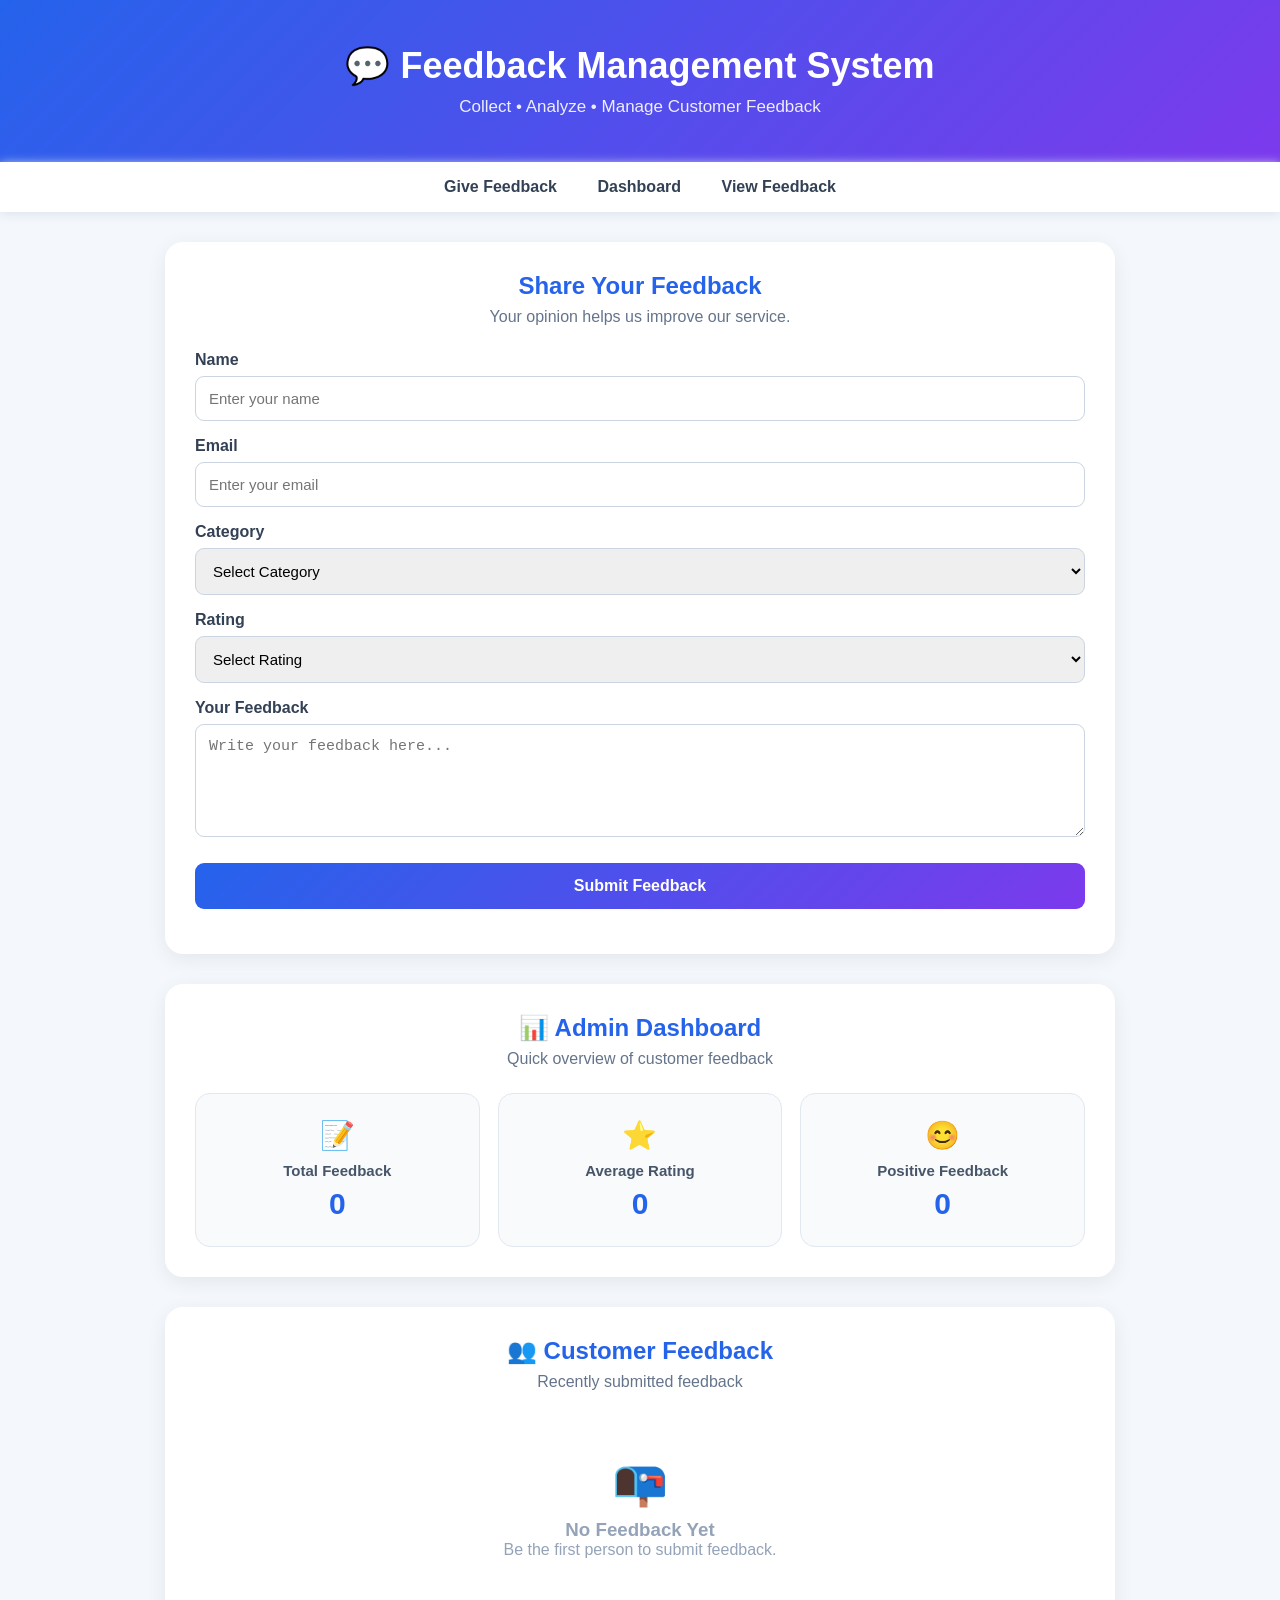
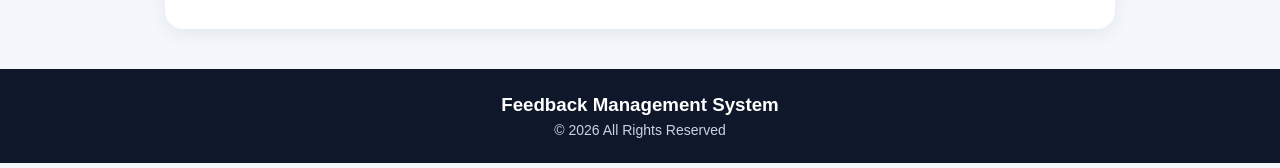
<file: index.html>
<!DOCTYPE html>
<html lang="en">
<head>
    <meta charset="UTF-8">
    <meta name="viewport" content="width=device-width, initial-scale=1.0">
    <title>Feedback Management System</title>
    <link rel="stylesheet" href="style.css">
</head>

<body>

    <header>
        <h1>💬 Feedback Management System</h1>
        <p>Collect • Analyze • Manage Customer Feedback</p>
    </header>

    <nav>
        <a href="#form">Give Feedback</a>
        <a href="#dashboard">Dashboard</a>
        <a href="#feedbackList">View Feedback</a>
    </nav>

    <section class="container" id="form">

        <div class="title">
            <h2>Share Your Feedback</h2>
            <p>Your opinion helps us improve our service.</p>
        </div>

        <form id="feedbackForm">

            <label for="name">Name</label>
            <input type="text" id="name" placeholder="Enter your name" required>

            <label for="email">Email</label>
            <input type="email" id="email" placeholder="Enter your email" required>

            <label for="category">Category</label>
            <select id="category" required>
                <option value="">Select Category</option>
                <option value="Product">Product</option>
                <option value="Service">Service</option>
                <option value="Website">Website</option>
                <option value="Support">Support</option>
                <option value="Suggestion">Suggestion</option>
            </select>

            <label for="rating">Rating</label>
            <select id="rating" required>
                <option value="">Select Rating</option>
                <option value="5">5 - Excellent</option>
                <option value="4">4 - Very Good</option>
                <option value="3">3 - Good</option>
                <option value="2">2 - Poor</option>
                <option value="1">1 - Very Poor</option>
            </select>

            <label for="feedback">Your Feedback</label>
            <textarea id="feedback" rows="5"
                placeholder="Write your feedback here..." required></textarea>

            <button class="submit-btn" type="submit">
                Submit Feedback
            </button>

        </form>

        <p id="message"></p>

    </section>

    <section class="container" id="dashboard">

        <div class="title">
            <h2>📊 Admin Dashboard</h2>
            <p>Quick overview of customer feedback</p>
        </div>

        <div class="dashboard">

            <div class="card">
                <div class="icon">📝</div>
                <h3>Total Feedback</h3>
                <p id="total">0</p>
            </div>

            <div class="card">
                <div class="icon">⭐</div>
                <h3>Average Rating</h3>
                <p id="average">0</p>
            </div>

            <div class="card">
                <div class="icon">😊</div>
                <h3>Positive Feedback</h3>
                <p id="positive">0</p>
            </div>

        </div>

    </section>

    <section class="container" id="feedbackList">

        <div class="title">
            <h2>👥 Customer Feedback</h2>
            <p>Recently submitted feedback</p>
        </div>

        <div id="feedbackContainer"></div>

    </section>

    <footer>
        <h3>Feedback Management System</h3>
        <p>© 2026 All Rights Reserved</p>
    </footer>

    <script src="script.js"></script>

</body>
</html>
</file>
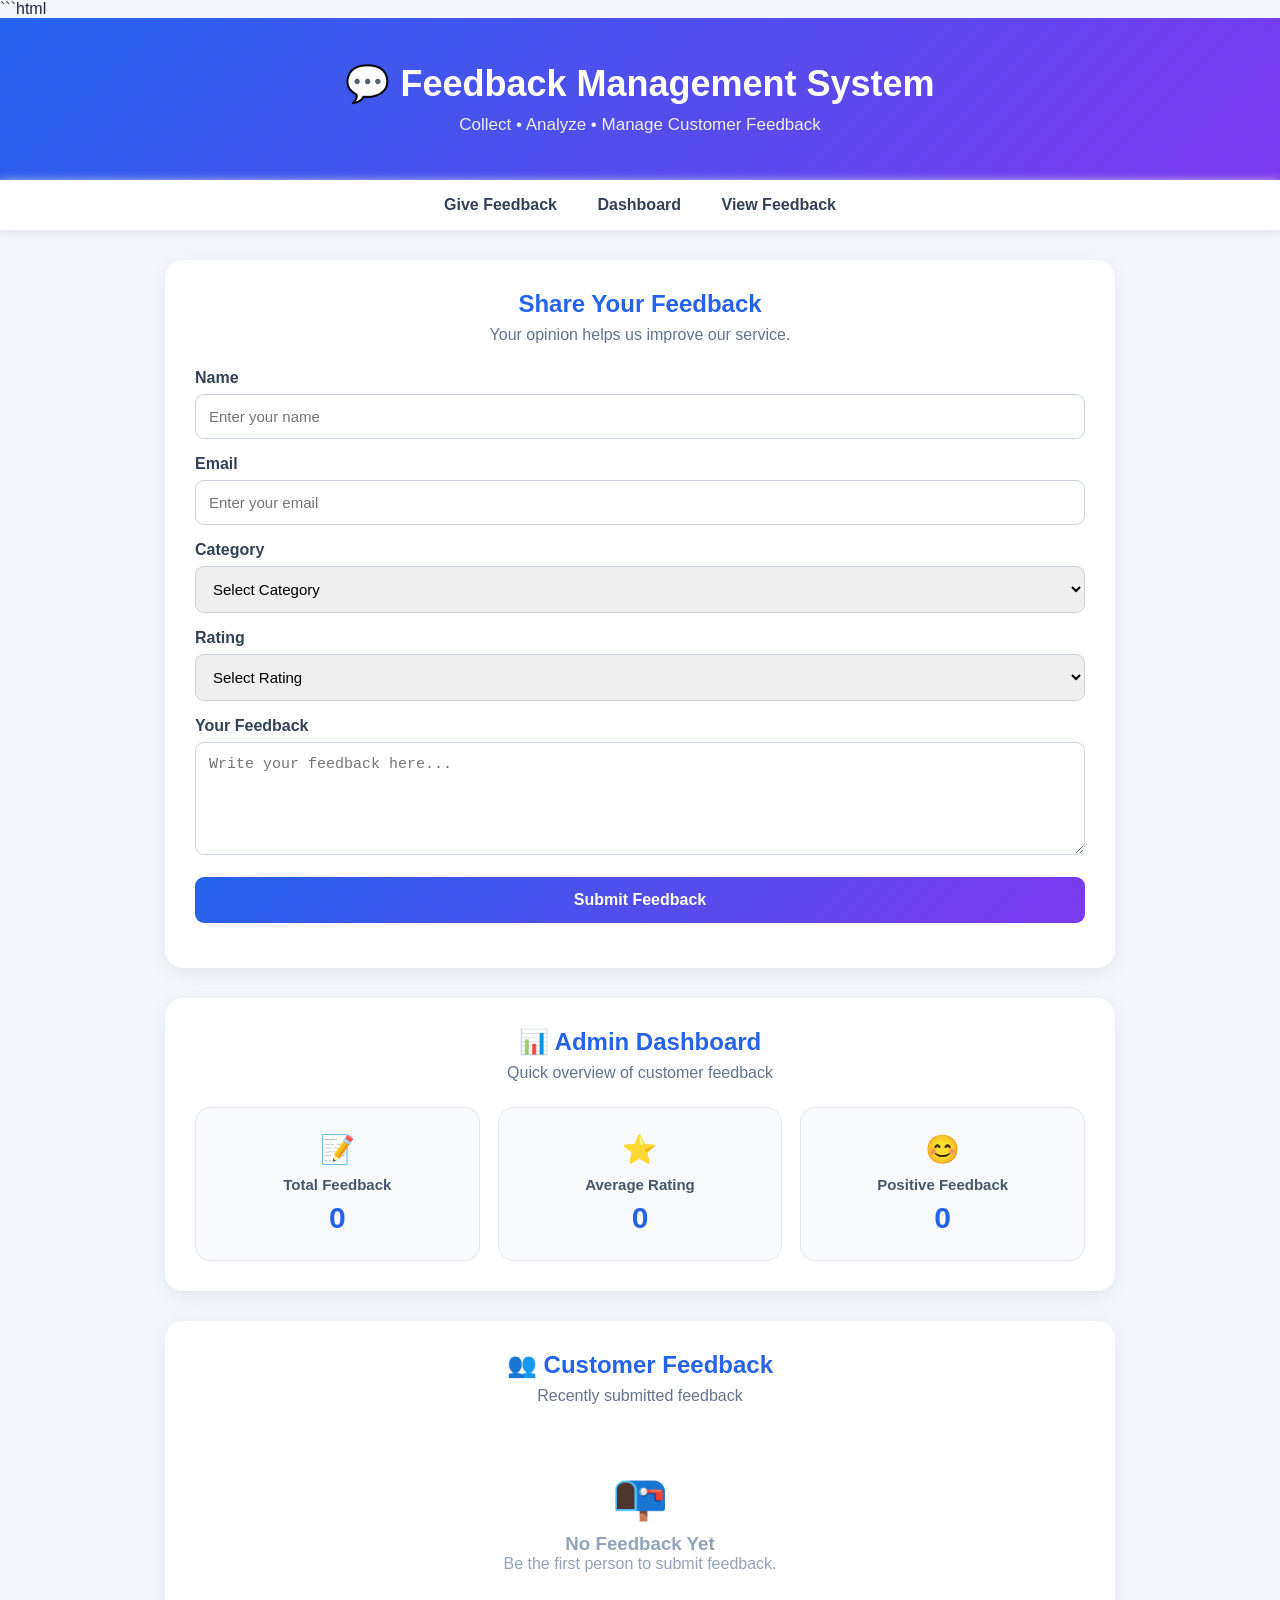
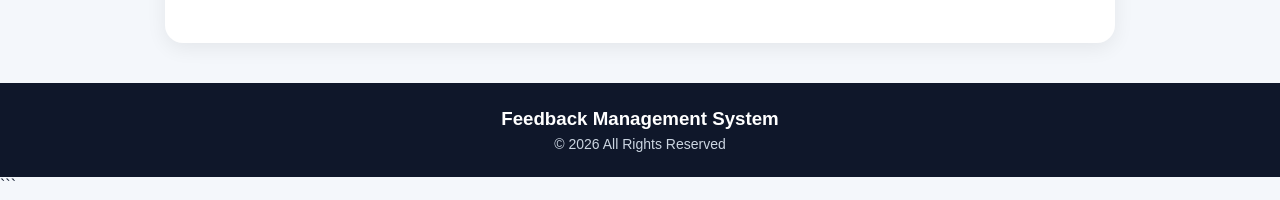
<file: 1PROJECT.html>
```html
<!DOCTYPE html>
<html lang="en">
<head>
    <meta charset="UTF-8">
    <meta name="viewport" content="width=device-width, initial-scale=1.0">
    <title>Feedback Management System</title>

    <style>
        * {
            box-sizing: border-box;
            margin: 0;
            padding: 0;
        }

        body {
            font-family: Arial, sans-serif;
            background: #f4f7fb;
            color: #1e293b;
        }

        header {
            background: linear-gradient(135deg, #2563eb, #7c3aed);
            color: white;
            padding: 45px 20px;
            text-align: center;
        }

        header h1 {
            font-size: 36px;
            margin-bottom: 10px;
        }

        header p {
            font-size: 17px;
            opacity: 0.9;
        }

        nav {
            background: white;
            padding: 16px;
            text-align: center;
            box-shadow: 0 2px 10px #dbe2ef;
            position: sticky;
            top: 0;
            z-index: 10;
        }

        nav a {
            color: #334155;
            text-decoration: none;
            margin: 0 18px;
            font-weight: bold;
        }

        nav a:hover {
            color: #2563eb;
        }

        .container {
            width: 90%;
            max-width: 950px;
            margin: 30px auto;
            background: white;
            padding: 30px;
            border-radius: 18px;
            box-shadow: 0 5px 20px rgba(0,0,0,0.07);
        }

        .title {
            text-align: center;
            margin-bottom: 25px;
        }

        .title h2 {
            color: #2563eb;
            margin-bottom: 8px;
        }

        .title p {
            color: #64748b;
        }

        label {
            display: block;
            margin: 16px 0 7px;
            font-weight: bold;
            color: #334155;
        }

        input,
        select,
        textarea {
            width: 100%;
            padding: 13px;
            border: 1px solid #cbd5e1;
            border-radius: 9px;
            font-size: 15px;
            outline: none;
            transition: 0.3s;
        }

        input:focus,
        select:focus,
        textarea:focus {
            border-color: #2563eb;
            box-shadow: 0 0 0 3px #dbeafe;
        }

        textarea {
            resize: vertical;
        }

        .submit-btn {
            width: 100%;
            margin-top: 22px;
            padding: 14px;
            border: none;
            border-radius: 9px;
            background: linear-gradient(135deg, #2563eb, #7c3aed);
            color: white;
            font-size: 16px;
            font-weight: bold;
            cursor: pointer;
            transition: 0.3s;
        }

        .submit-btn:hover {
            transform: translateY(-2px);
            box-shadow: 0 5px 15px #c7d2fe;
        }

        #message {
            text-align: center;
            margin-top: 15px;
            color: #16a34a;
            font-weight: bold;
        }

        .dashboard {
            display: grid;
            grid-template-columns: repeat(3, 1fr);
            gap: 18px;
        }

        .card {
            padding: 25px;
            text-align: center;
            border-radius: 15px;
            background: #f8fafc;
            border: 1px solid #e2e8f0;
            transition: 0.3s;
        }

        .card:hover {
            transform: translateY(-4px);
            box-shadow: 0 8px 20px #e2e8f0;
        }

        .icon {
            font-size: 28px;
            margin-bottom: 10px;
        }

        .card h3 {
            color: #475569;
            font-size: 15px;
        }

        .card p {
            color: #2563eb;
            font-size: 30px;
            font-weight: bold;
            margin-top: 8px;
        }

        .feedback-card {
            background: #f8fafc;
            border: 1px solid #e2e8f0;
            border-left: 5px solid #2563eb;
            padding: 20px;
            margin-top: 18px;
            border-radius: 12px;
            transition: 0.3s;
        }

        .feedback-card:hover {
            box-shadow: 0 6px 18px #e2e8f0;
            transform: translateX(3px);
        }

        .user {
            display: flex;
            justify-content: space-between;
            align-items: center;
            gap: 10px;
        }

        .user h3 {
            color: #1e293b;
        }

        .email {
            color: #64748b;
            font-size: 14px;
            margin-top: 4px;
        }

        .category {
            display: inline-block;
            padding: 5px 12px;
            border-radius: 20px;
            background: #dbeafe;
            color: #2563eb;
            font-size: 13px;
            font-weight: bold;
        }

        .stars {
            color: #f59e0b;
            font-size: 21px;
            margin: 12px 0;
        }

        .feedback-text {
            color: #475569;
            line-height: 1.6;
        }

        .delete {
            margin-top: 15px;
            padding: 8px 16px;
            border: none;
            border-radius: 7px;
            background: #ef4444;
            color: white;
            cursor: pointer;
        }

        .delete:hover {
            background: #dc2626;
        }

        .empty {
            text-align: center;
            padding: 40px 10px;
            color: #94a3b8;
        }

        .empty-icon {
            font-size: 45px;
            margin-bottom: 10px;
        }

        footer {
            background: #0f172a;
            color: white;
            text-align: center;
            padding: 25px;
            margin-top: 40px;
        }

        footer p {
            color: #cbd5e1;
            margin-top: 6px;
            font-size: 14px;
        }

        @media (max-width: 700px) {
            header h1 {
                font-size: 28px;
            }

            nav a {
                display: inline-block;
                margin: 7px;
                font-size: 14px;
            }

            .container {
                width: 94%;
                padding: 22px;
            }

            .dashboard {
                grid-template-columns: 1fr;
            }

            .user {
                align-items: flex-start;
                flex-direction: column;
            }
        }
    </style>
</head>

<body>

    <header>
        <h1>💬 Feedback Management System</h1>
        <p>Collect • Analyze • Manage Customer Feedback</p>
    </header>

    <nav>
        <a href="#form">Give Feedback</a>
        <a href="#dashboard">Dashboard</a>
        <a href="#feedbackList">View Feedback</a>
    </nav>

    <section class="container" id="form">

        <div class="title">
            <h2>Share Your Feedback</h2>
            <p>Your opinion helps us improve our service.</p>
        </div>

        <form id="feedbackForm">

            <label for="name">Name</label>
            <input
                type="text"
                id="name"
                placeholder="Enter your name"
                required
            >

            <label for="email">Email</label>
            <input
                type="email"
                id="email"
                placeholder="Enter your email"
                required
            >

            <label for="category">Category</label>
            <select id="category" required>
                <option value="">Select Category</option>
                <option value="Product">Product</option>
                <option value="Service">Service</option>
                <option value="Website">Website</option>
                <option value="Support">Support</option>
                <option value="Suggestion">Suggestion</option>
            </select>

            <label for="rating">Rating</label>
            <select id="rating" required>
                <option value="">Select Rating</option>
                <option value="5">5 - Excellent</option>
                <option value="4">4 - Very Good</option>
                <option value="3">3 - Good</option>
                <option value="2">2 - Poor</option>
                <option value="1">1 - Very Poor</option>
            </select>

            <label for="feedback">Your Feedback</label>
            <textarea
                id="feedback"
                rows="5"
                placeholder="Write your feedback here..."
                required
            ></textarea>

            <button class="submit-btn" type="submit">
                Submit Feedback
            </button>

        </form>

        <p id="message"></p>

    </section>

    <section class="container" id="dashboard">

        <div class="title">
            <h2>📊 Admin Dashboard</h2>
            <p>Quick overview of customer feedback</p>
        </div>

        <div class="dashboard">

            <div class="card">
                <div class="icon">📝</div>
                <h3>Total Feedback</h3>
                <p id="total">0</p>
            </div>

            <div class="card">
                <div class="icon">⭐</div>
                <h3>Average Rating</h3>
                <p id="average">0</p>
            </div>

            <div class="card">
                <div class="icon">😊</div>
                <h3>Positive Feedback</h3>
                <p id="positive">0</p>
            </div>

        </div>

    </section>

    <section class="container" id="feedbackList">

        <div class="title">
            <h2>👥 Customer Feedback</h2>
            <p>Recently submitted feedback</p>
        </div>

        <div id="feedbackContainer"></div>

    </section>

    <footer>
        <h3>Feedback Management System</h3>
        <p>© 2026 All Rights Reserved</p>
    </footer>

    <script>

        const form = document.getElementById("feedbackForm");
        const container = document.getElementById("feedbackContainer");
        const message = document.getElementById("message");

        let feedbacks =
            JSON.parse(localStorage.getItem("feedbacks")) || [];


        form.addEventListener("submit", function(event) {

            event.preventDefault();

            const feedback = {
                id: Date.now(),

                name: document.getElementById("name").value,

                email: document.getElementById("email").value,

                category:
                    document.getElementById("category").value,

                rating:
                    Number(document.getElementById("rating").value),

                text:
                    document.getElementById("feedback").value
            };

            feedbacks.push(feedback);

            saveData();

            form.reset();

            message.textContent =
                "✓ Feedback submitted successfully!";

            setTimeout(function() {
                message.textContent = "";
            }, 2500);

            displayFeedback();

            updateDashboard();
        });


        function saveData() {

            localStorage.setItem(
                "feedbacks",
                JSON.stringify(feedbacks)
            );
        }


        function displayFeedback() {

            if (feedbacks.length === 0) {

                container.innerHTML = `
                    <div class="empty">
                        <div class="empty-icon">📭</div>
                        <h3>No Feedback Yet</h3>
                        <p>Be the first person to submit feedback.</p>
                    </div>
                `;

                return;
            }


            container.innerHTML = feedbacks.map(item => {

                const stars =
                    "★".repeat(item.rating) +
                    "☆".repeat(5 - item.rating);

                return `
                    <div class="feedback-card">

                        <div class="user">

                            <div>
                                <h3>${item.name}</h3>
                                <p class="email">
                                    ${item.email}
                                </p>
                            </div>

                            <span class="category">
                                ${item.category}
                            </span>

                        </div>

                        <div class="stars">
                            ${stars}
                        </div>

                        <p class="feedback-text">
                            ${item.text}
                        </p>

                        <button
                            class="delete"
                            onclick="deleteFeedback(${item.id})"
                        >
                            Delete
                        </button>

                    </div>
                `;

            }).join("");
        }


        function deleteFeedback(id) {

            if (
                confirm("Do you want to delete this feedback?")
            ) {

                feedbacks =
                    feedbacks.filter(item => item.id !== id);

                saveData();

                displayFeedback();

                updateDashboard();
            }
        }


        function updateDashboard() {

            const total = feedbacks.length;

            document.getElementById("total").textContent =
                total;


            if (total === 0) {

                document.getElementById("average").textContent =
                    "0";

                document.getElementById("positive").textContent =
                    "0";

                return;
            }


            const totalRating =
                feedbacks.reduce(
                    (sum, item) => sum + item.rating,
                    0
                );


            const average =
                totalRating / total;


            const positive =
                feedbacks.filter(
                    item => item.rating >= 4
                ).length;


            document.getElementById("average").textContent =
                average.toFixed(1);


            document.getElementById("positive").textContent =
                positive;
        }


        displayFeedback();

        updateDashboard();

    </script>

</body>
</html>
```
</file>
<file: style.css>
* {
    box-sizing: border-box;
    margin: 0;
    padding: 0;
}

body {
    font-family: Arial, sans-serif;
    background: #f4f7fb;
    color: #1e293b;
}

header {
    background: linear-gradient(135deg, #2563eb, #7c3aed);
    color: white;
    padding: 45px 20px;
    text-align: center;
}

header h1 {
    font-size: 36px;
    margin-bottom: 10px;
}

header p {
    font-size: 17px;
    opacity: 0.9;
}

nav {
    background: white;
    padding: 16px;
    text-align: center;
    box-shadow: 0 2px 10px #dbe2ef;
    position: sticky;
    top: 0;
    z-index: 10;
}

nav a {
    color: #334155;
    text-decoration: none;
    margin: 0 18px;
    font-weight: bold;
}

nav a:hover {
    color: #2563eb;
}

.container {
    width: 90%;
    max-width: 950px;
    margin: 30px auto;
    background: white;
    padding: 30px;
    border-radius: 18px;
    box-shadow: 0 5px 20px rgba(0,0,0,0.07);
}

.title {
    text-align: center;
    margin-bottom: 25px;
}

.title h2 {
    color: #2563eb;
    margin-bottom: 8px;
}

.title p {
    color: #64748b;
}

label {
    display: block;
    margin: 16px 0 7px;
    font-weight: bold;
    color: #334155;
}

input,
select,
textarea {
    width: 100%;
    padding: 13px;
    border: 1px solid #cbd5e1;
    border-radius: 9px;
    font-size: 15px;
    outline: none;
    transition: 0.3s;
}

input:focus,
select:focus,
textarea:focus {
    border-color: #2563eb;
    box-shadow: 0 0 0 3px #dbeafe;
}

textarea {
    resize: vertical;
}

.submit-btn {
    width: 100%;
    margin-top: 22px;
    padding: 14px;
    border: none;
    border-radius: 9px;
    background: linear-gradient(135deg, #2563eb, #7c3aed);
    color: white;
    font-size: 16px;
    font-weight: bold;
    cursor: pointer;
    transition: 0.3s;
}

.submit-btn:hover {
    transform: translateY(-2px);
    box-shadow: 0 5px 15px #c7d2fe;
}

#message {
    text-align: center;
    margin-top: 15px;
    color: #16a34a;
    font-weight: bold;
}

.dashboard {
    display: grid;
    grid-template-columns: repeat(3, 1fr);
    gap: 18px;
}

.card {
    padding: 25px;
    text-align: center;
    border-radius: 15px;
    background: #f8fafc;
    border: 1px solid #e2e8f0;
    transition: 0.3s;
}

.card:hover {
    transform: translateY(-4px);
    box-shadow: 0 8px 20px #e2e8f0;
}

.icon {
    font-size: 28px;
    margin-bottom: 10px;
}

.card h3 {
    color: #475569;
    font-size: 15px;
}

.card p {
    color: #2563eb;
    font-size: 30px;
    font-weight: bold;
    margin-top: 8px;
}

.feedback-card {
    background: #f8fafc;
    border: 1px solid #e2e8f0;
    border-left: 5px solid #2563eb;
    padding: 20px;
    margin-top: 18px;
    border-radius: 12px;
    transition: 0.3s;
}

.feedback-card:hover {
    box-shadow: 0 6px 18px #e2e8f0;
    transform: translateX(3px);
}

.user {
    display: flex;
    justify-content: space-between;
    align-items: center;
    gap: 10px;
}

.user h3 {
    color: #1e293b;
}

.email {
    color: #64748b;
    font-size: 14px;
    margin-top: 4px;
}

.category {
    display: inline-block;
    padding: 5px 12px;
    border-radius: 20px;
    background: #dbeafe;
    color: #2563eb;
    font-size: 13px;
    font-weight: bold;
}

.stars {
    color: #f59e0b;
    font-size: 21px;
    margin: 12px 0;
}

.feedback-text {
    color: #475569;
    line-height: 1.6;
}

.delete {
    margin-top: 15px;
    padding: 8px 16px;
    border: none;
    border-radius: 7px;
    background: #ef4444;
    color: white;
    cursor: pointer;
}

.delete:hover {
    background: #dc2626;
}

.empty {
    text-align: center;
    padding: 40px 10px;
    color: #94a3b8;
}

.empty-icon {
    font-size: 45px;
    margin-bottom: 10px;
}

footer {
    background: #0f172a;
    color: white;
    text-align: center;
    padding: 25px;
    margin-top: 40px;
}

footer p {
    color: #cbd5e1;
    margin-top: 6px;
    font-size: 14px;
}

@media (max-width: 700px) {

    header h1 {
        font-size: 28px;
    }

    nav a {
        display: inline-block;
        margin: 7px;
        font-size: 14px;
    }

    .container {
        width: 94%;
        padding: 22px;
    }

    .dashboard {
        grid-template-columns: 1fr;
    }

    .user {
        align-items: flex-start;
        flex-direction: column;
    }
}
</file>
